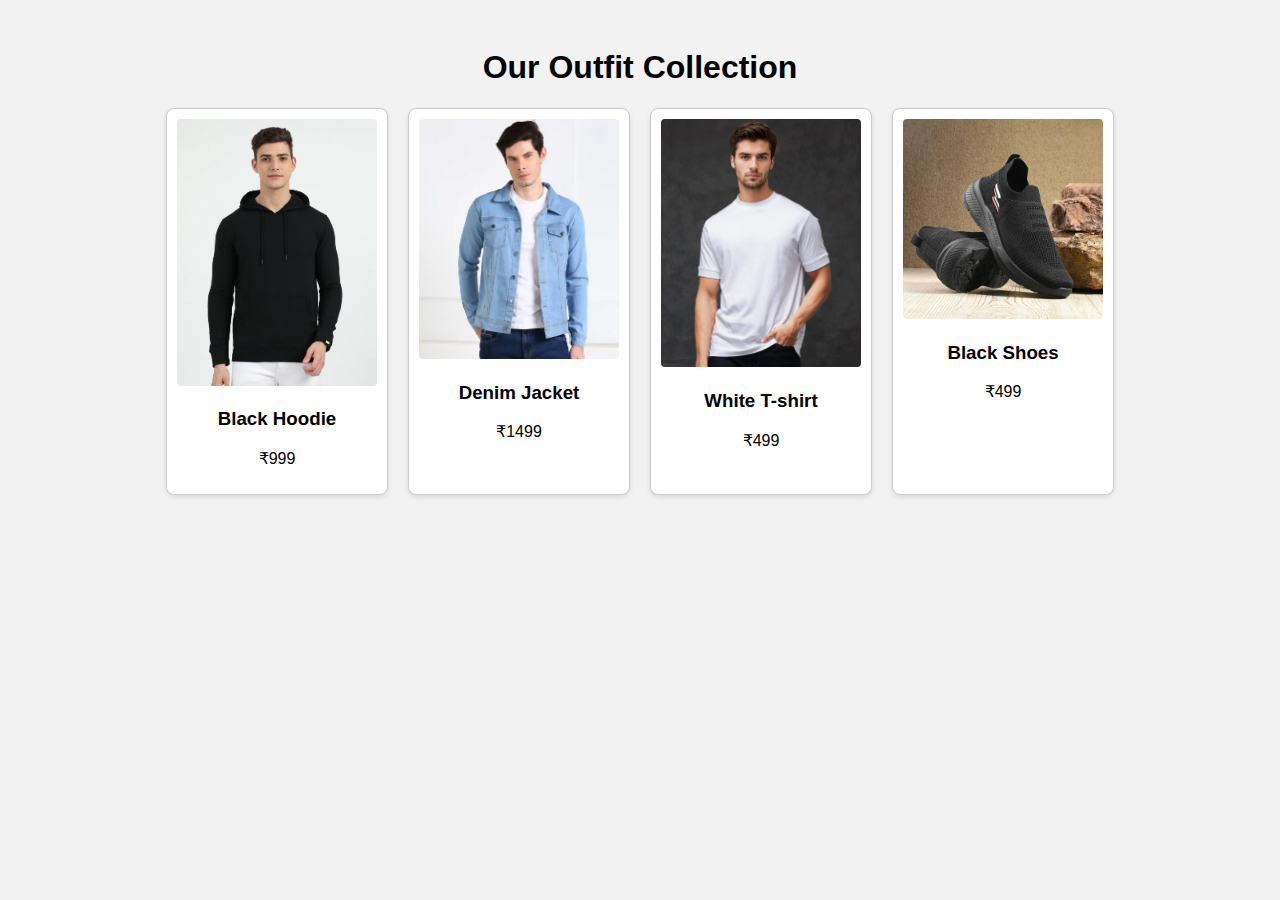
<file: blouses/index.html>
<!DOCTYPE html>
<html lang="en">
<head>
  <meta charset="UTF-8" />
  <meta name="viewport" content="width=device-width, initial-scale=1.0" />
  <title>Outfit Catalog</title>
  <link rel="stylesheet" href="style.css" />
</head>
<body>
  <h1>Our Outfit Collection</h1>
  <div id="product-container"></div>

  <script src="script.js"></script>
</body>
</html>
</file>
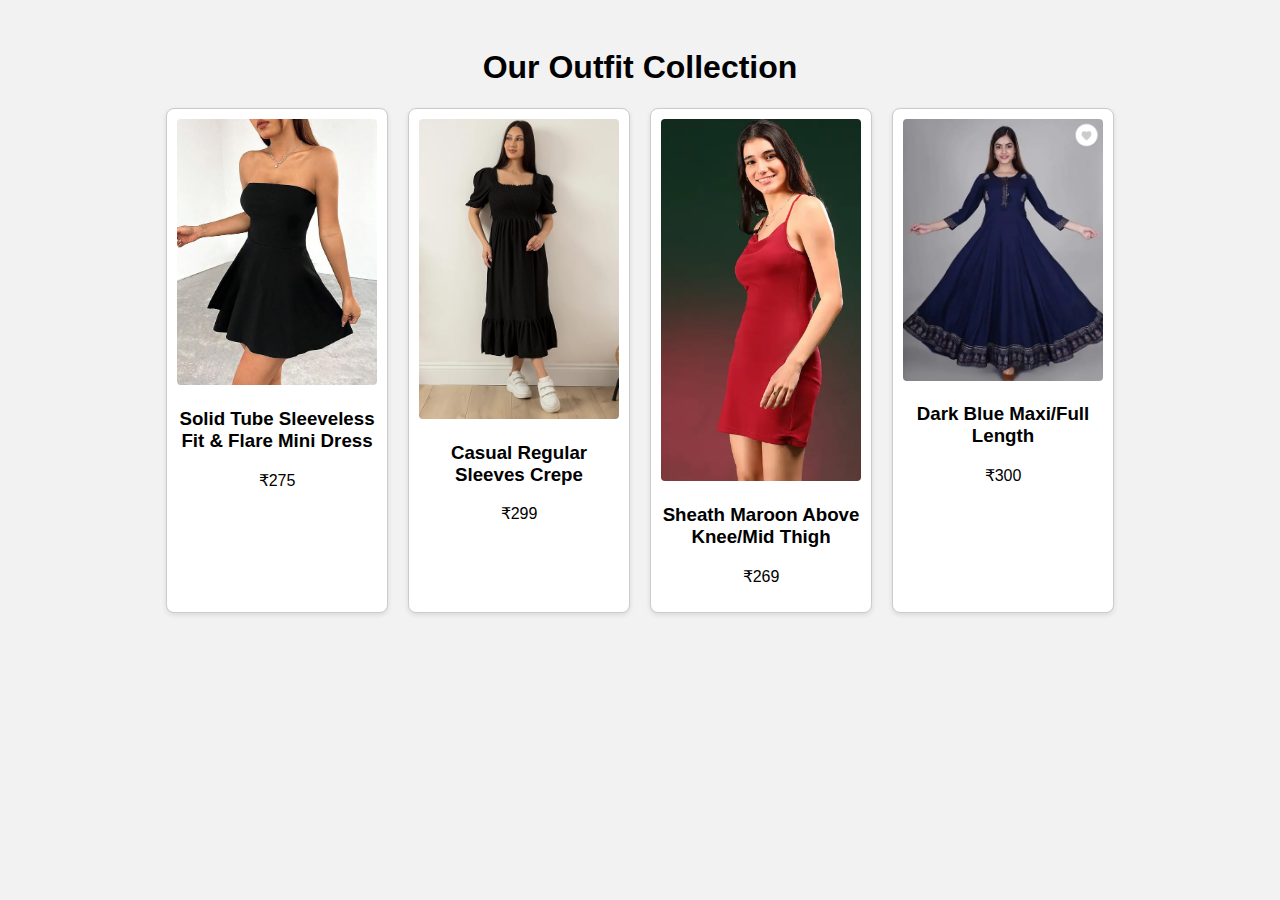
<file: dresses/index.html>
<!DOCTYPE html>
<html lang="en">
<head>
  <meta charset="UTF-8" />
  <meta name="viewport" content="width=device-width, initial-scale=1.0" />
  <title>Outfit Catalog</title>
  <link rel="stylesheet" href="style.css" />
</head>
<body>
  <h1>Our Outfit Collection</h1>
  <div id="product-container"></div>

  <script src="script.js"></script>
</body>
</html>
</file>
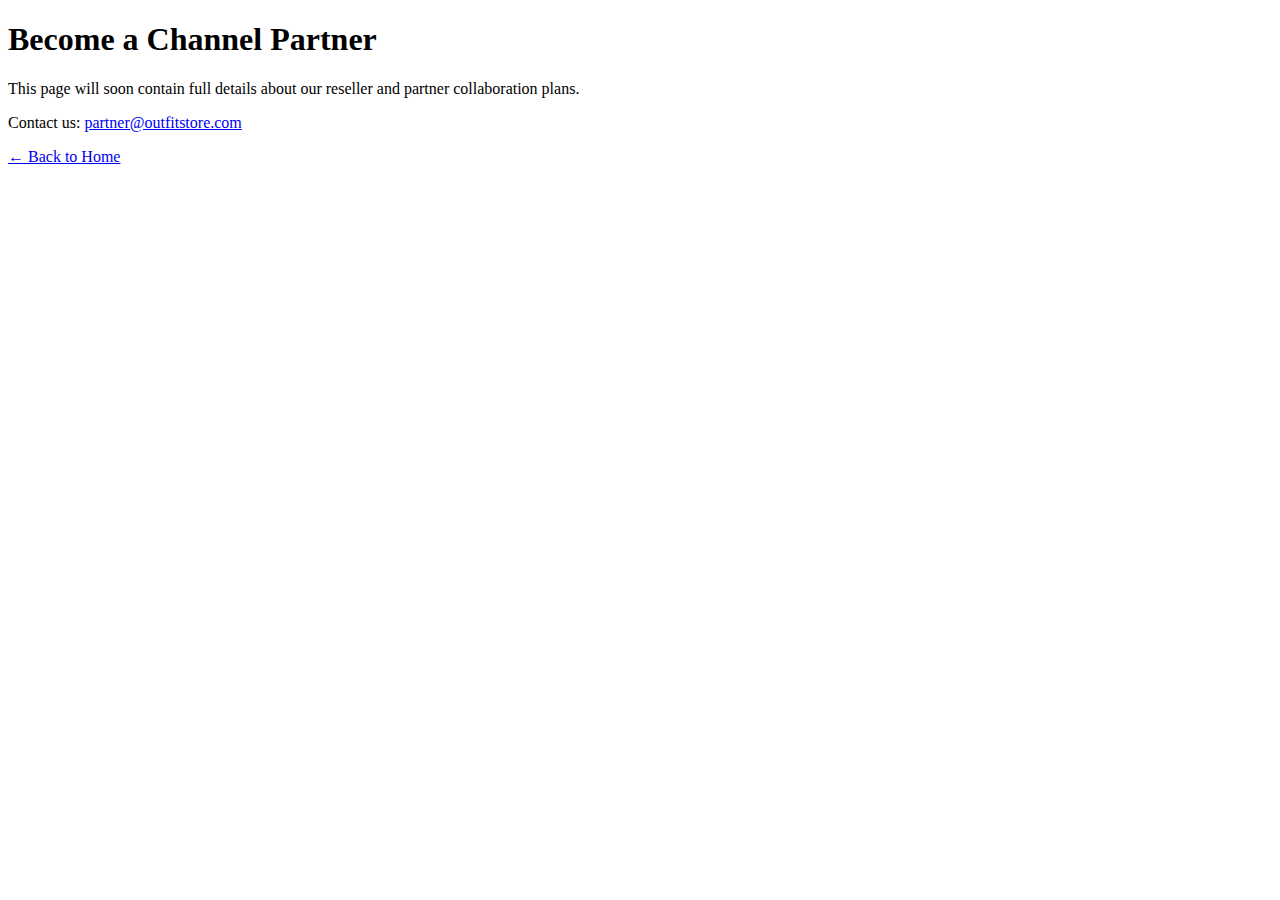
<file: channel-partner.html>
<!DOCTYPE html>
<html lang="en">
<head>
  <meta charset="UTF-8" />
  <meta name="viewport" content="width=device-width, initial-scale=1.0"/>
  <title>Become a Channel Partner</title>
  <link rel="stylesheet" href="style.css" />
</head>
<body>
  <h1>Become a Channel Partner</h1>
  <p>This page will soon contain full details about our reseller and partner collaboration plans.</p>
  <p>Contact us: <a href="mailto:partner@outfitstore.com">partner@outfitstore.com</a></p>
  <a href="index.html">← Back to Home</a>
</body>
</html>
</file>
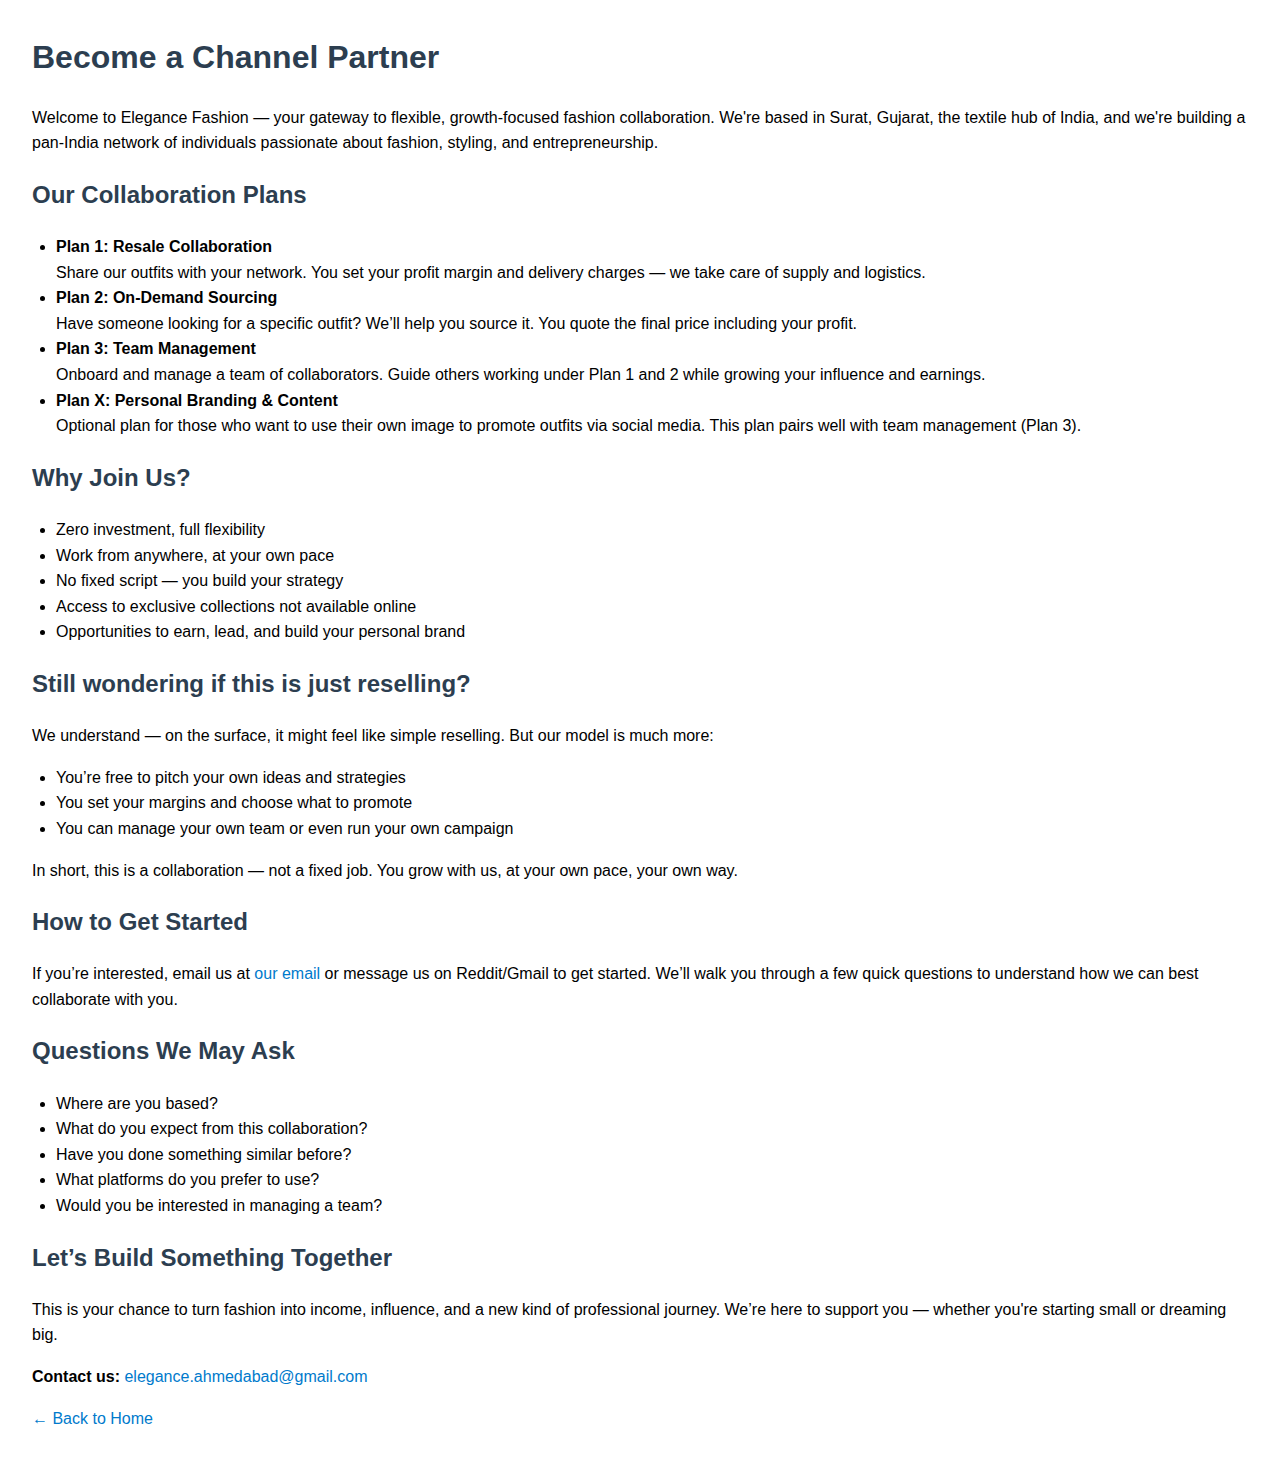
<file: channel-partnerOld.html>
<!DOCTYPE html>

<html lang="en">
<head>
  <meta charset="UTF-8" />
  <meta name="viewport" content="width=device-width, initial-scale=1.0" />
  <title>Become a Channel Partner</title>
  <link rel="stylesheet" href="style.css" />
  <style>
    body {
      font-family: Arial, sans-serif;
      margin: 2rem;
      line-height: 1.6;
    }
    h1, h2, h3 {
      color: #2c3e50;
    }
    ul {
      padding-left: 1.5rem;
    }
    a {
      color: #007acc;
      text-decoration: none;
    }
  </style>
</head>
<body>
  <h1>Become a Channel Partner</h1>

  <p>Welcome to Elegance Fashion — your gateway to flexible, growth-focused fashion collaboration. We're based in Surat, Gujarat, the textile hub of India, and we're building a pan-India network of individuals passionate about fashion, styling, and entrepreneurship.</p>

  <h2>Our Collaboration Plans</h2>
  <ul>
    <li><strong>Plan 1: Resale Collaboration</strong><br/>
      Share our outfits with your network. You set your profit margin and delivery charges — we take care of supply and logistics.</li>
    <li><strong>Plan 2: On-Demand Sourcing</strong><br/>
      Have someone looking for a specific outfit? We’ll help you source it. You quote the final price including your profit.</li>
    <li><strong>Plan 3: Team Management</strong><br/>
      Onboard and manage a team of collaborators. Guide others working under Plan 1 and 2 while growing your influence and earnings.</li>
    <li><strong>Plan X: Personal Branding & Content</strong><br/>
      Optional plan for those who want to use their own image to promote outfits via social media. This plan pairs well with team management (Plan 3).</li>
  </ul>

  <h2>Why Join Us?</h2>
  <ul>
    <li>Zero investment, full flexibility</li>
    <li>Work from anywhere, at your own pace</li>
    <li>No fixed script — you build your strategy</li>
    <li>Access to exclusive collections not available online</li>
    <li>Opportunities to earn, lead, and build your personal brand</li>
  </ul>

  <h2>Still wondering if this is just reselling?</h2>
  <p>We understand — on the surface, it might feel like simple reselling. But our model is much more:</p>
  <ul>
    <li>You’re free to pitch your own ideas and strategies</li>
    <li>You set your margins and choose what to promote</li>
    <li>You can manage your own team or even run your own campaign</li>
  </ul>
  <p>In short, this is a collaboration — not a fixed job. You grow with us, at your own pace, your own way.</p>

  <h2>How to Get Started</h2>
  <p>If you’re interested, email us at <a href="mailto:elegance.ahmedabad@gmail.com">our email</a> or message us on Reddit/Gmail to get started. We’ll walk you through a few quick questions to understand how we can best collaborate with you.</p>

  <h2>Questions We May Ask</h2>
  <ul>
    <li>Where are you based?</li>
    <li>What do you expect from this collaboration?</li>
    <li>Have you done something similar before?</li>
    <li>What platforms do you prefer to use?</li>
    <li>Would you be interested in managing a team?</li>
  </ul>

  <h2>Let’s Build Something Together</h2>
  <p>This is your chance to turn fashion into income, influence, and a new kind of professional journey. We’re here to support you — whether you're starting small or dreaming big.</p>

  <p><strong>Contact us:</strong> <a href="mailto:elegance.ahmedabad@gmail.com">elegance.ahmedabad@gmail.com</a></p>
  <p><a href="index.html">&larr; Back to Home</a></p>
</body>
</html>
</file>
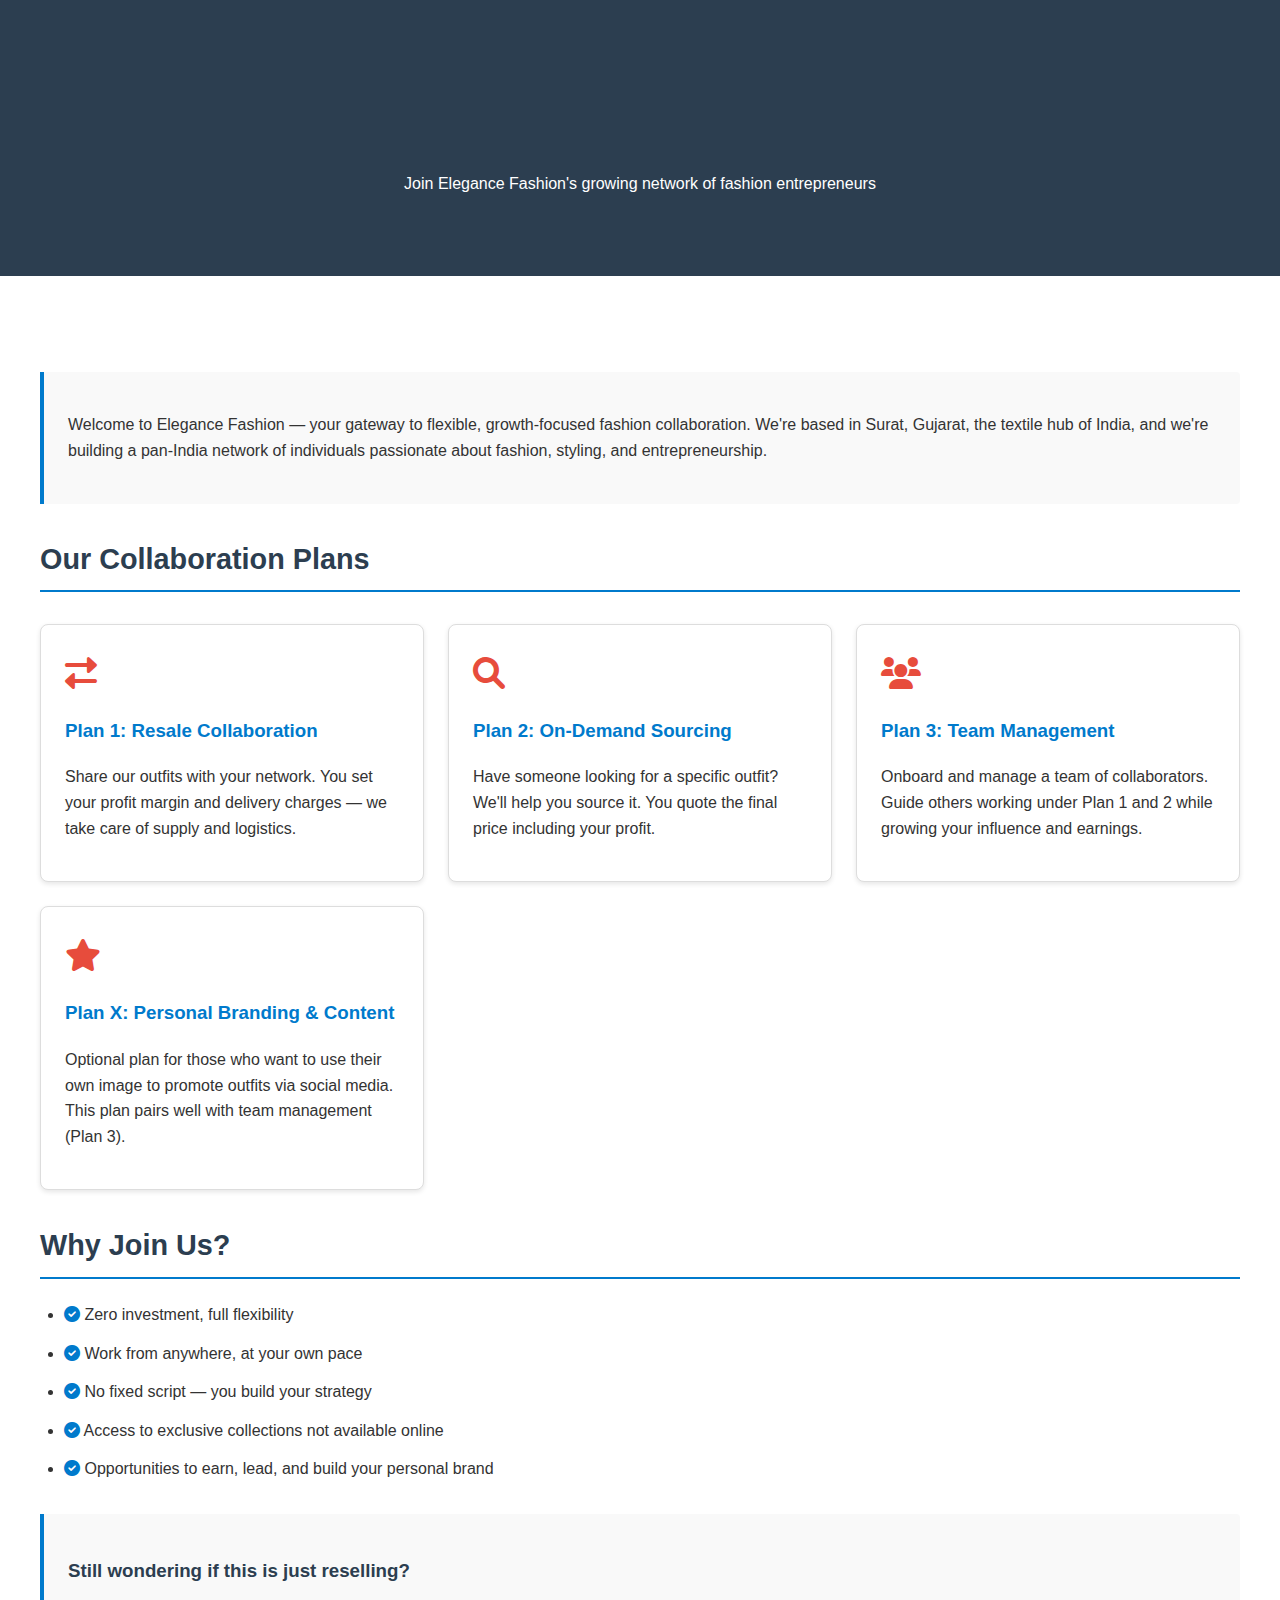
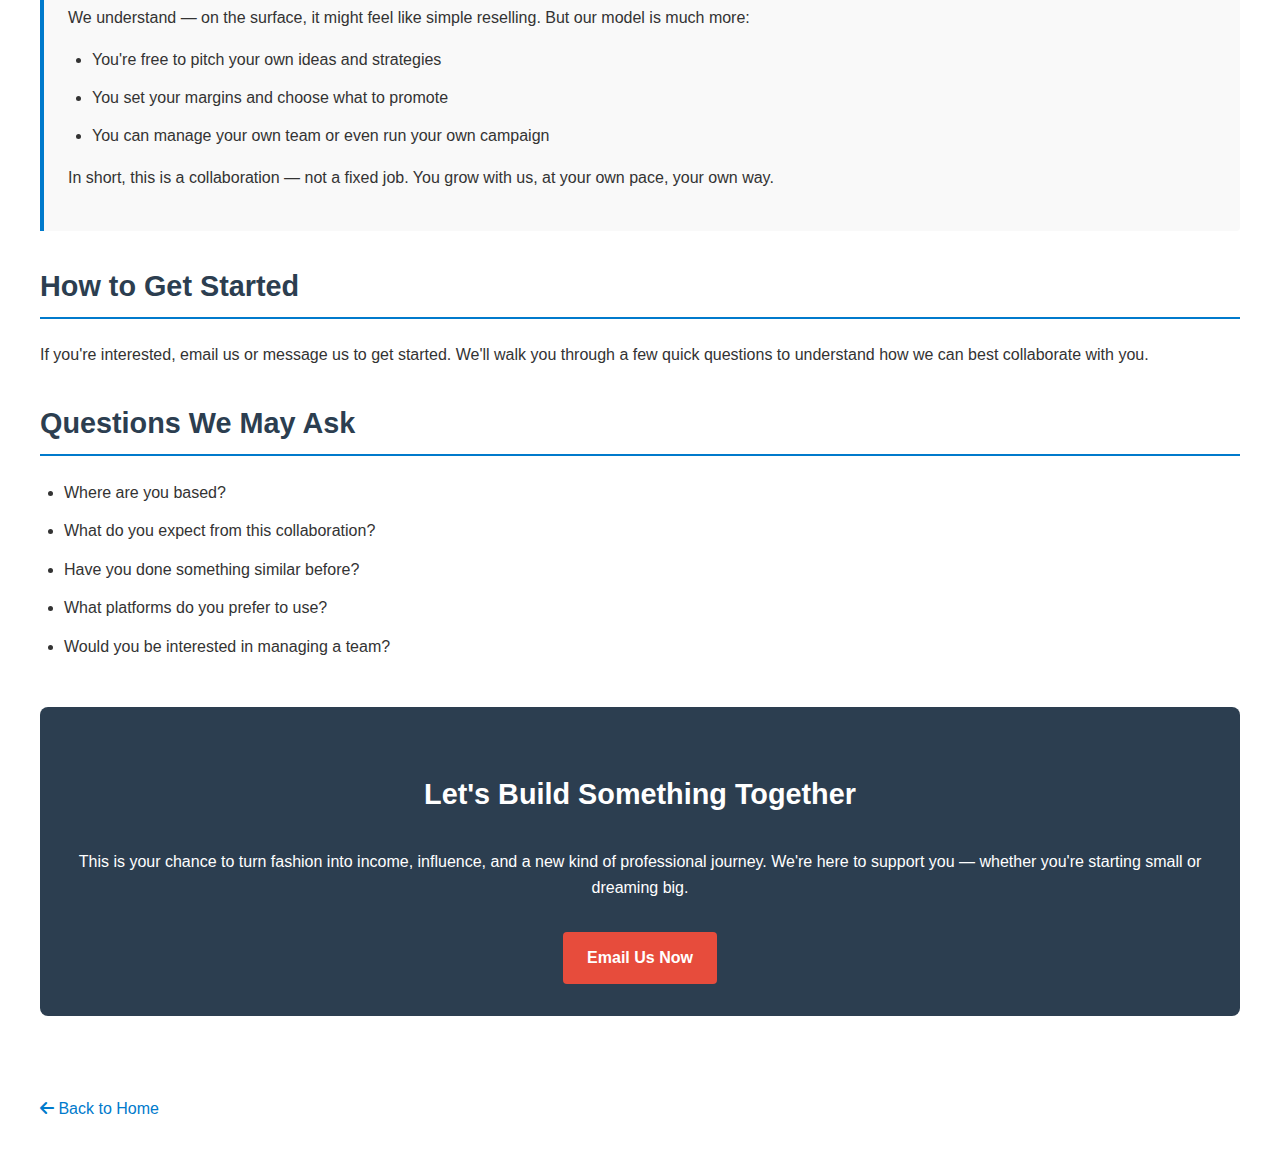
<file: channel-partnerUpdated.html>
<!DOCTYPE html>
<html lang="en">
<head>
  <meta charset="UTF-8" />
  <meta name="viewport" content="width=device-width, initial-scale=1.0" />
  <title>Become a Channel Partner | Elegance Fashion</title>
  <link rel="stylesheet" href="https://cdnjs.cloudflare.com/ajax/libs/font-awesome/6.0.0-beta3/css/all.min.css">
  <style>
    :root {
      --primary-color: #2c3e50;
      --secondary-color: #007acc;
      --accent-color: #e74c3c;
      --light-bg: #f9f9f9;
    }
    
    body {
      font-family: 'Segoe UI', Tahoma, Geneva, Verdana, sans-serif;
      margin: 0;
      padding: 0;
      line-height: 1.6;
      color: #333;
    }
    
    .container {
      max-width: 1200px;
      margin: 0 auto;
      padding: 2rem;
    }
    
    header {
      background-color: var(--primary-color);
      color: white;
      padding: 2rem 0;
      text-align: center;
      margin-bottom: 2rem;
    }
    
    h1, h2, h3 {
      color: var(--primary-color);
    }
    
    h1 {
      font-size: 2.5rem;
      margin-bottom: 1rem;
    }
    
    h2 {
      font-size: 1.8rem;
      margin-top: 2rem;
      border-bottom: 2px solid var(--secondary-color);
      padding-bottom: 0.5rem;
    }
    
    ul {
      padding-left: 1.5rem;
    }
    
    li {
      margin-bottom: 0.8rem;
    }
    
    a {
      color: var(--secondary-color);
      text-decoration: none;
      transition: color 0.3s;
    }
    
    a:hover {
      color: var(--accent-color);
    }
    
    .highlight-box {
      background-color: var(--light-bg);
      border-left: 4px solid var(--secondary-color);
      padding: 1.5rem;
      margin: 2rem 0;
      border-radius: 0 4px 4px 0;
    }
    
    .plans-container {
      display: grid;
      grid-template-columns: repeat(auto-fit, minmax(300px, 1fr));
      gap: 1.5rem;
      margin: 2rem 0;
    }
    
    .plan-card {
      background-color: white;
      border: 1px solid #ddd;
      border-radius: 8px;
      padding: 1.5rem;
      box-shadow: 0 2px 5px rgba(0,0,0,0.1);
      transition: transform 0.3s, box-shadow 0.3s;
    }
    
    .plan-card:hover {
      transform: translateY(-5px);
      box-shadow: 0 5px 15px rgba(0,0,0,0.1);
    }
    
    .plan-card h3 {
      color: var(--secondary-color);
      margin-top: 0;
    }
    
    .plan-card .icon {
      font-size: 2rem;
      color: var(--accent-color);
      margin-bottom: 1rem;
    }
    
    .cta-section {
      text-align: center;
      margin: 3rem 0;
      padding: 2rem;
      background-color: var(--primary-color);
      color: white;
      border-radius: 8px;
    }
    
    .cta-section h2 {
      color: white;
      border-bottom: none;
    }
    
    .cta-button {
      display: inline-block;
      background-color: var(--accent-color);
      color: white;
      padding: 0.8rem 1.5rem;
      border-radius: 4px;
      text-decoration: none;
      font-weight: bold;
      margin-top: 1rem;
      transition: background-color 0.3s;
    }
    
    .cta-button:hover {
      background-color: #c0392b;
      color: white;
    }
    
    .back-link {
      display: inline-block;
      margin-top: 2rem;
    }
    
    @media (max-width: 768px) {
      .container {
        padding: 1rem;
      }
      
      h1 {
        font-size: 2rem;
      }
    }
  </style>
</head>
<body>
  <header>
    <div class="container">
      <h1>Become a Channel Partner</h1>
      <p>Join Elegance Fashion's growing network of fashion entrepreneurs</p>
    </div>
  </header>

  <div class="container">
    <div class="highlight-box">
      <p>Welcome to Elegance Fashion — your gateway to flexible, growth-focused fashion collaboration. We're based in Surat, Gujarat, the textile hub of India, and we're building a pan-India network of individuals passionate about fashion, styling, and entrepreneurship.</p>
    </div>

    <h2>Our Collaboration Plans</h2>
    <div class="plans-container">
      <div class="plan-card">
        <div class="icon"><i class="fas fa-exchange-alt"></i></div>
        <h3>Plan 1: Resale Collaboration</h3>
        <p>Share our outfits with your network. You set your profit margin and delivery charges — we take care of supply and logistics.</p>
      </div>
      
      <div class="plan-card">
        <div class="icon"><i class="fas fa-search"></i></div>
        <h3>Plan 2: On-Demand Sourcing</h3>
        <p>Have someone looking for a specific outfit? We'll help you source it. You quote the final price including your profit.</p>
      </div>
      
      <div class="plan-card">
        <div class="icon"><i class="fas fa-users"></i></div>
        <h3>Plan 3: Team Management</h3>
        <p>Onboard and manage a team of collaborators. Guide others working under Plan 1 and 2 while growing your influence and earnings.</p>
      </div>
      
      <div class="plan-card">
        <div class="icon"><i class="fas fa-star"></i></div>
        <h3>Plan X: Personal Branding & Content</h3>
        <p>Optional plan for those who want to use their own image to promote outfits via social media. This plan pairs well with team management (Plan 3).</p>
      </div>
    </div>

    <h2>Why Join Us?</h2>
    <ul>
      <li><i class="fas fa-check-circle" style="color: var(--secondary-color);"></i> Zero investment, full flexibility</li>
      <li><i class="fas fa-check-circle" style="color: var(--secondary-color);"></i> Work from anywhere, at your own pace</li>
      <li><i class="fas fa-check-circle" style="color: var(--secondary-color);"></i> No fixed script — you build your strategy</li>
      <li><i class="fas fa-check-circle" style="color: var(--secondary-color);"></i> Access to exclusive collections not available online</li>
      <li><i class="fas fa-check-circle" style="color: var(--secondary-color);"></i> Opportunities to earn, lead, and build your personal brand</li>
    </ul>

    <div class="highlight-box">
      <h3>Still wondering if this is just reselling?</h3>
      <p>We understand — on the surface, it might feel like simple reselling. But our model is much more:</p>
      <ul>
        <li>You're free to pitch your own ideas and strategies</li>
        <li>You set your margins and choose what to promote</li>
        <li>You can manage your own team or even run your own campaign</li>
      </ul>
      <p>In short, this is a collaboration — not a fixed job. You grow with us, at your own pace, your own way.</p>
    </div>

    <h2>How to Get Started</h2>
    <p>If you're interested, email us or message us to get started. We'll walk you through a few quick questions to understand how we can best collaborate with you.</p>

    <h2>Questions We May Ask</h2>
    <ul>
      <li>Where are you based?</li>
      <li>What do you expect from this collaboration?</li>
      <li>Have you done something similar before?</li>
      <li>What platforms do you prefer to use?</li>
      <li>Would you be interested in managing a team?</li>
    </ul>

    <div class="cta-section">
      <h2>Let's Build Something Together</h2>
      <p>This is your chance to turn fashion into income, influence, and a new kind of professional journey. We're here to support you — whether you're starting small or dreaming big.</p>
      <a href="mailto:elegance.ahmedabad@gmail.com" class="cta-button">Email Us Now</a>
    </div>

    <!-- <p><strong>Email:</strong> <a href="mailto:elegance.ahmedabad@gmail.com">elegance.ahmedabad@gmail.com</a></p> -->
    
    <a href="index.html" class="back-link"><i class="fas fa-arrow-left"></i> Back to Home</a>
  </div>
</body>
</html>
</file>
<file: blouses/style.css>
body {
  font-family: Arial, sans-serif;
  padding: 20px;
  background-color: #f2f2f2;
}

h1 {
  text-align: center;
}

#product-container {
  display: flex;
  flex-wrap: wrap;
  justify-content: center;
  gap: 20px;
}

.product {
  background: white;
  border: 1px solid #ccc;
  border-radius: 8px;
  padding: 10px;
  width: 200px;
  text-align: center;
  box-shadow: 0 2px 5px rgba(0,0,0,0.1);
}

.product img {
  width: 100%;
  height: auto;
  border-radius: 4px;
}
</file>
<file: dresses/style.css>
body {
  font-family: Arial, sans-serif;
  padding: 20px;
  background-color: #f2f2f2;
}

h1 {
  text-align: center;
}

#product-container {
  display: flex;
  flex-wrap: wrap;
  justify-content: center;
  gap: 20px;
}

.product {
  background: white;
  border: 1px solid #ccc;
  border-radius: 8px;
  padding: 10px;
  width: 200px;
  text-align: center;
  box-shadow: 0 2px 5px rgba(0,0,0,0.1);
}

.product img {
  width: 100%;
  height: auto;
  border-radius: 4px;
}
</file>
<file: style.css>
.category {
  border: 1px solid #ccc;
  background: white;
  padding: 15px;
  margin: 20px;
  border-radius: 10px;
  box-shadow: 2px 2px 6px rgba(0,0,0,0.1);
  text-align: center;
}

.preview {
  display: flex;
  justify-content: center;
  gap: 10px;
  margin-bottom: 10px;
}

.preview img {
  width: 80px;
  height: auto;
  border-radius: 5px;
}

.view-btn {
  display: inline-block;
  padding: 5px 15px;
  background: #007bff;
  color: white;
  border-radius: 5px;
  text-decoration: none;
}

.channel-btn {
  display: inline-block;
  margin-top: 15px;
  padding: 10px 20px;
  background-color: #28a745;
  color: white;
  text-decoration: none;
  border-radius: 8px;
  font-weight: bold;
  transition: background-color 0.3s ease;
}

.channel-btn:hover {
  background-color: #218838;
}

#collab {
  background: #f0f0f0;
  padding: 20px;
  margin: 40px 10px;
  border-radius: 10px;
}
</file>
